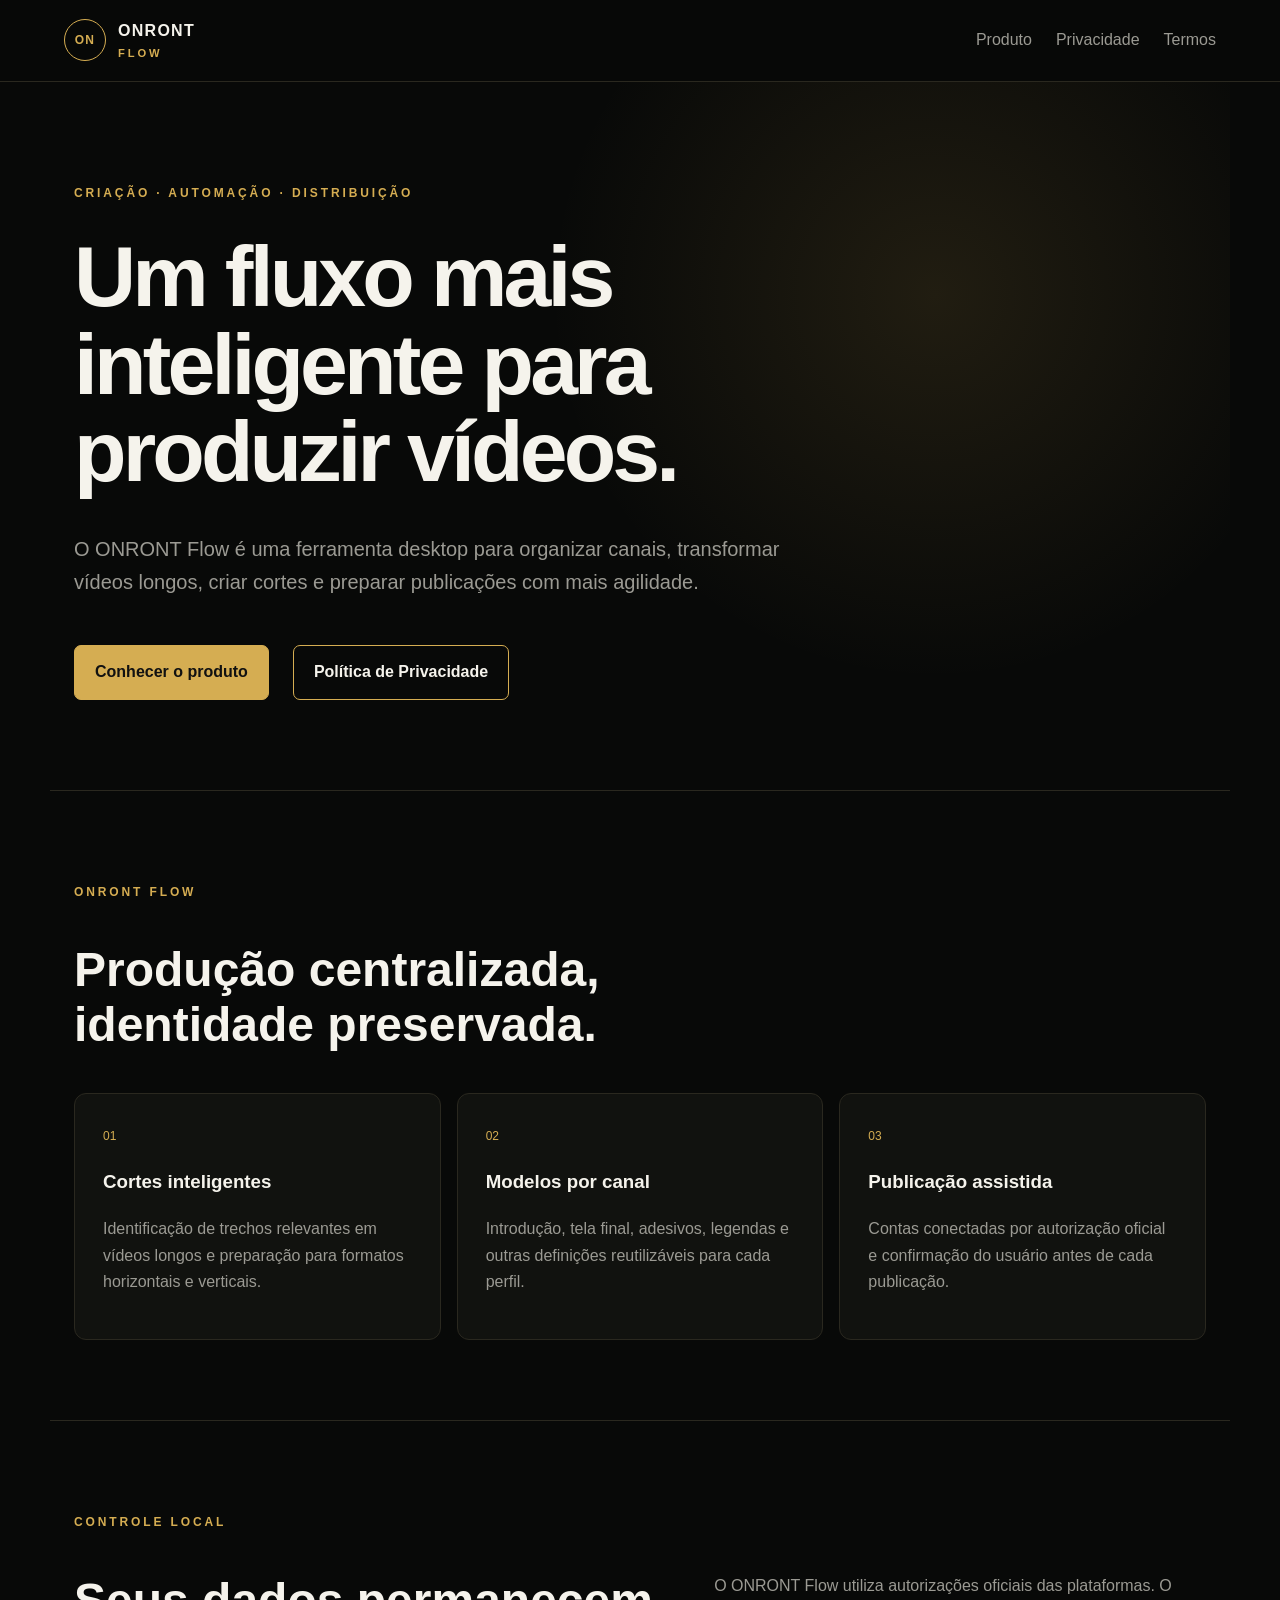
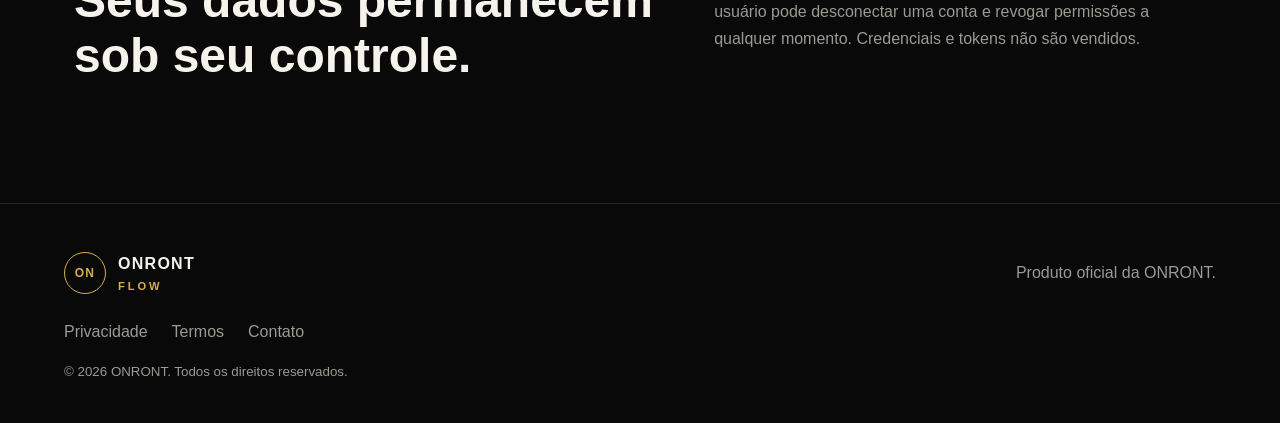
<file: index.html>
<!doctype html>
<html lang="pt-BR">
<head>
  <meta charset="utf-8">
  <meta name="viewport" content="width=device-width,initial-scale=1">
  <meta name="description" content="ONRONT Flow — automação de criação, edição e publicação de vídeos para múltiplos canais.">
  <title>ONRONT Flow</title>
  <link rel="stylesheet" href="styles.css">
</head>
<body>
  <header class="nav">
    <a class="brand" href="index.html" aria-label="ONRONT Flow — início"><span class="mark">ON</span><span>ONRONT <b>FLOW</b></span></a>
    <nav><a href="#produto">Produto</a><a href="#seguranca">Privacidade</a><a href="terms.html">Termos</a></nav>
  </header>
  <main>
    <section class="hero">
      <p class="eyebrow">CRIAÇÃO · AUTOMAÇÃO · DISTRIBUIÇÃO</p>
      <h1>Um fluxo mais inteligente para produzir vídeos.</h1>
      <p class="lead">O ONRONT Flow é uma ferramenta desktop para organizar canais, transformar vídeos longos, criar cortes e preparar publicações com mais agilidade.</p>
      <div class="actions"><a class="button" href="#produto">Conhecer o produto</a><a class="button ghost" href="privacy.html">Política de Privacidade</a></div>
    </section>
    <section id="produto" class="section">
      <p class="eyebrow">ONRONT FLOW</p><h2>Produção centralizada, identidade preservada.</h2>
      <div class="grid">
        <article><span>01</span><h3>Cortes inteligentes</h3><p>Identificação de trechos relevantes em vídeos longos e preparação para formatos horizontais e verticais.</p></article>
        <article><span>02</span><h3>Modelos por canal</h3><p>Introdução, tela final, adesivos, legendas e outras definições reutilizáveis para cada perfil.</p></article>
        <article><span>03</span><h3>Publicação assistida</h3><p>Contas conectadas por autorização oficial e confirmação do usuário antes de cada publicação.</p></article>
      </div>
    </section>
    <section id="seguranca" class="section split">
      <div><p class="eyebrow">CONTROLE LOCAL</p><h2>Seus dados permanecem sob seu controle.</h2></div>
      <p>O ONRONT Flow utiliza autorizações oficiais das plataformas. O usuário pode desconectar uma conta e revogar permissões a qualquer momento. Credenciais e tokens não são vendidos.</p>
    </section>
  </main>
  <footer><div class="brand"><span class="mark">ON</span><span>ONRONT <b>FLOW</b></span></div><p>Produto oficial da ONRONT.</p><div><a href="privacy.html">Privacidade</a><a href="terms.html">Termos</a><a href="mailto:gabrielnite13@gmail.com">Contato</a></div><small>© 2026 ONRONT. Todos os direitos reservados.</small></footer>
</body>
</html>
</file>
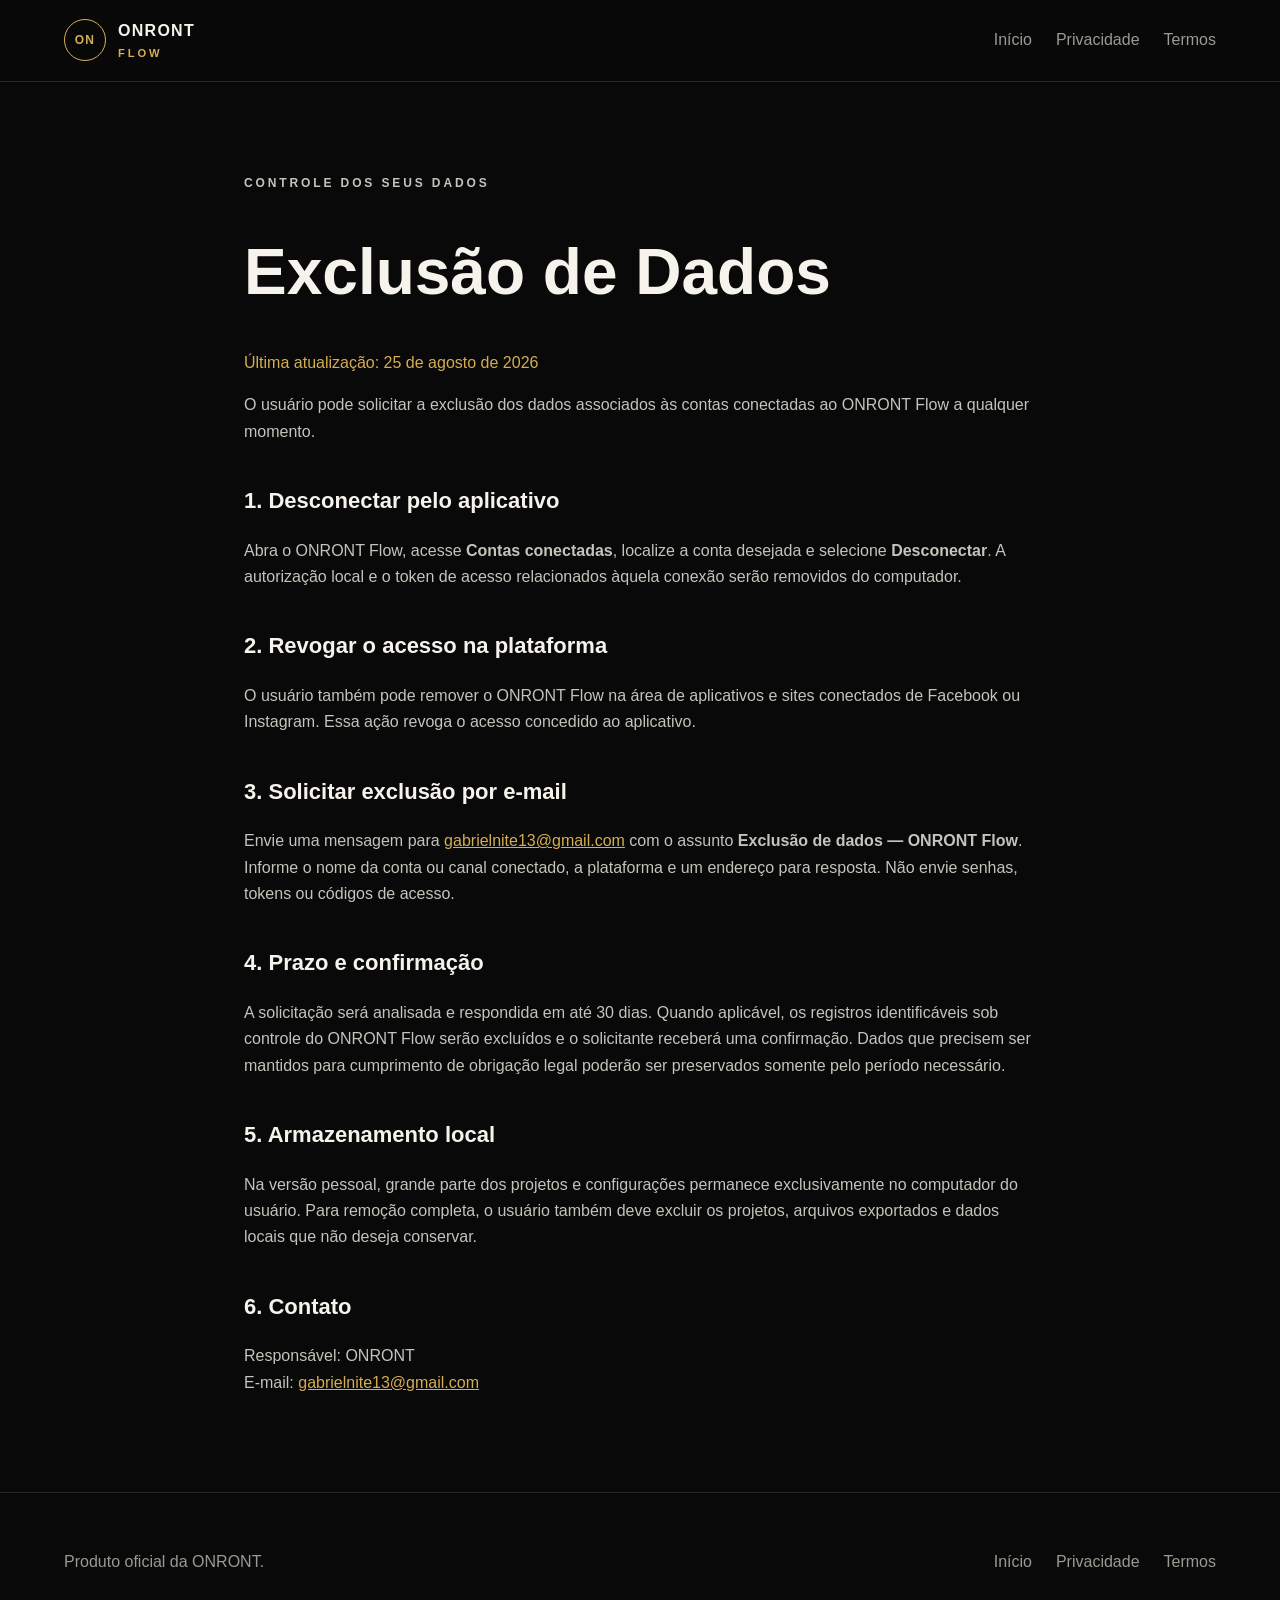
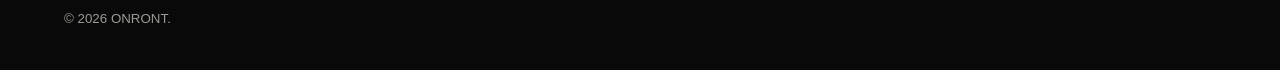
<file: data-deletion.html>
<!doctype html>
<html lang="pt-BR"><head><meta charset="utf-8"><meta name="viewport" content="width=device-width,initial-scale=1"><meta name="description" content="Instruções para exclusão de dados do ONRONT Flow"><title>Exclusão de Dados — ONRONT Flow</title><link rel="stylesheet" href="styles.css"></head>
<body><header class="nav"><a class="brand" href="index.html"><span class="mark">ON</span><span>ONRONT <b>FLOW</b></span></a><nav><a href="index.html">Início</a><a href="privacy.html">Privacidade</a><a href="terms.html">Termos</a></nav></header>
<main class="document"><p class="eyebrow">CONTROLE DOS SEUS DADOS</p><h1>Exclusão de Dados</h1><p class="updated">Última atualização: 25 de agosto de 2026</p>
<p>O usuário pode solicitar a exclusão dos dados associados às contas conectadas ao ONRONT Flow a qualquer momento.</p>
<h2>1. Desconectar pelo aplicativo</h2><p>Abra o ONRONT Flow, acesse <strong>Contas conectadas</strong>, localize a conta desejada e selecione <strong>Desconectar</strong>. A autorização local e o token de acesso relacionados àquela conexão serão removidos do computador.</p>
<h2>2. Revogar o acesso na plataforma</h2><p>O usuário também pode remover o ONRONT Flow na área de aplicativos e sites conectados de Facebook ou Instagram. Essa ação revoga o acesso concedido ao aplicativo.</p>
<h2>3. Solicitar exclusão por e-mail</h2><p>Envie uma mensagem para <a href="mailto:gabrielnite13@gmail.com?subject=Exclusão%20de%20dados%20-%20ONRONT%20Flow">gabrielnite13@gmail.com</a> com o assunto <strong>Exclusão de dados — ONRONT Flow</strong>. Informe o nome da conta ou canal conectado, a plataforma e um endereço para resposta. Não envie senhas, tokens ou códigos de acesso.</p>
<h2>4. Prazo e confirmação</h2><p>A solicitação será analisada e respondida em até 30 dias. Quando aplicável, os registros identificáveis sob controle do ONRONT Flow serão excluídos e o solicitante receberá uma confirmação. Dados que precisem ser mantidos para cumprimento de obrigação legal poderão ser preservados somente pelo período necessário.</p>
<h2>5. Armazenamento local</h2><p>Na versão pessoal, grande parte dos projetos e configurações permanece exclusivamente no computador do usuário. Para remoção completa, o usuário também deve excluir os projetos, arquivos exportados e dados locais que não deseja conservar.</p>
<h2>6. Contato</h2><p>Responsável: ONRONT<br>E-mail: <a href="mailto:gabrielnite13@gmail.com">gabrielnite13@gmail.com</a></p>
</main><footer><p>Produto oficial da ONRONT.</p><div><a href="index.html">Início</a><a href="privacy.html">Privacidade</a><a href="terms.html">Termos</a></div><small>© 2026 ONRONT.</small></footer></body></html>
</file>
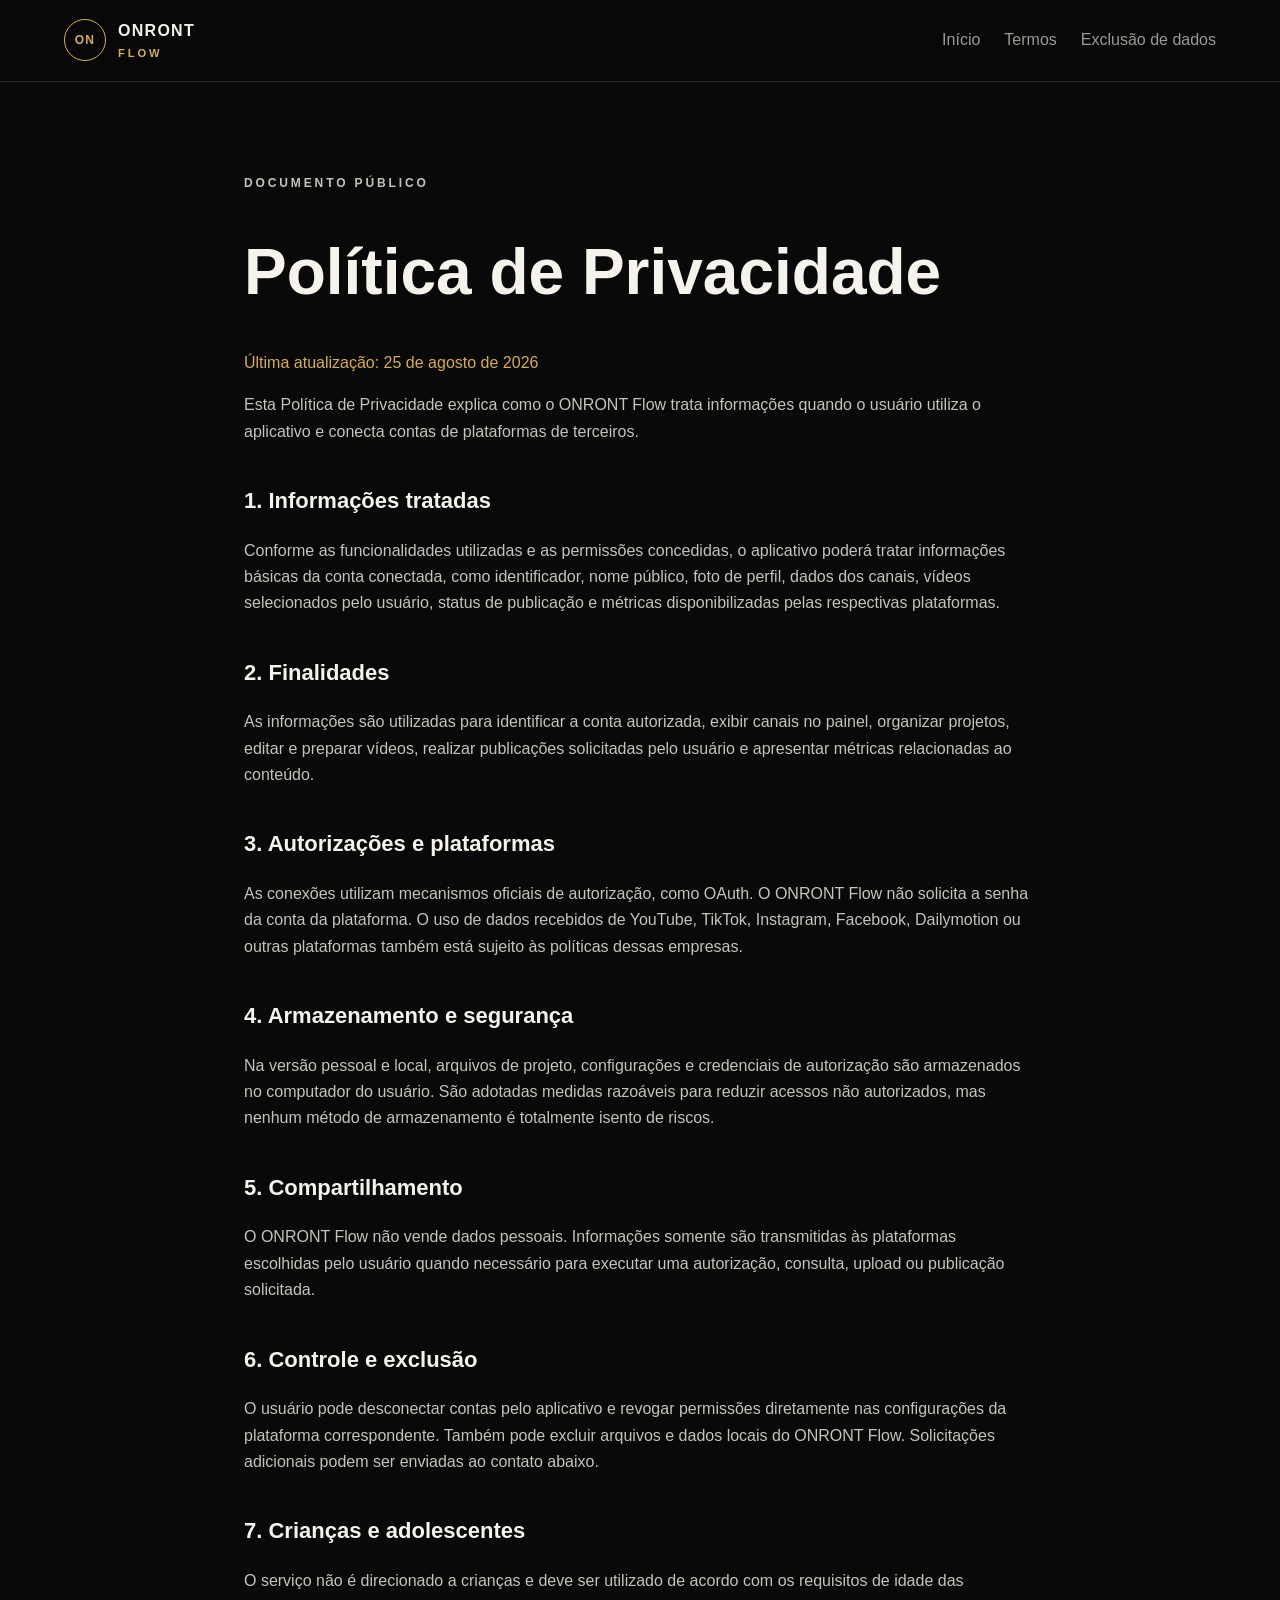
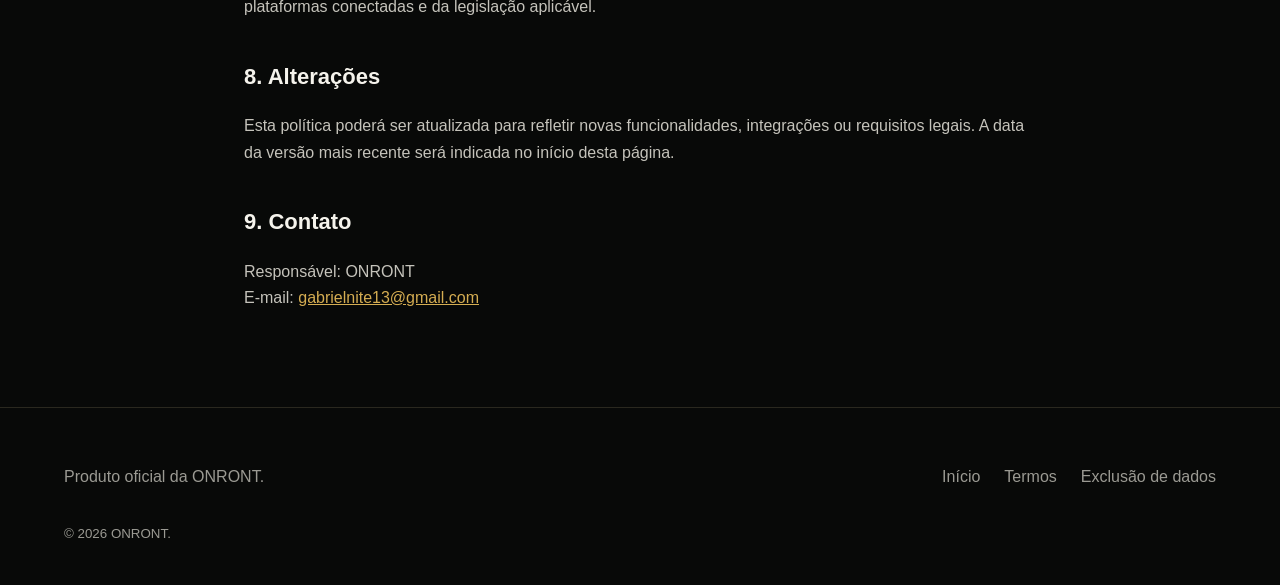
<file: privacy.html>
<!doctype html>
<html lang="pt-BR"><head><meta charset="utf-8"><meta name="viewport" content="width=device-width,initial-scale=1"><meta name="description" content="Política de Privacidade do ONRONT Flow"><title>Política de Privacidade — ONRONT Flow</title><link rel="stylesheet" href="styles.css"></head>
<body><header class="nav"><a class="brand" href="index.html"><span class="mark">ON</span><span>ONRONT <b>FLOW</b></span></a><nav><a href="index.html">Início</a><a href="terms.html">Termos</a><a href="data-deletion.html">Exclusão de dados</a></nav></header>
<main class="document"><p class="eyebrow">DOCUMENTO PÚBLICO</p><h1>Política de Privacidade</h1><p class="updated">Última atualização: 25 de agosto de 2026</p>
<p>Esta Política de Privacidade explica como o ONRONT Flow trata informações quando o usuário utiliza o aplicativo e conecta contas de plataformas de terceiros.</p>
<h2>1. Informações tratadas</h2><p>Conforme as funcionalidades utilizadas e as permissões concedidas, o aplicativo poderá tratar informações básicas da conta conectada, como identificador, nome público, foto de perfil, dados dos canais, vídeos selecionados pelo usuário, status de publicação e métricas disponibilizadas pelas respectivas plataformas.</p>
<h2>2. Finalidades</h2><p>As informações são utilizadas para identificar a conta autorizada, exibir canais no painel, organizar projetos, editar e preparar vídeos, realizar publicações solicitadas pelo usuário e apresentar métricas relacionadas ao conteúdo.</p>
<h2>3. Autorizações e plataformas</h2><p>As conexões utilizam mecanismos oficiais de autorização, como OAuth. O ONRONT Flow não solicita a senha da conta da plataforma. O uso de dados recebidos de YouTube, TikTok, Instagram, Facebook, Dailymotion ou outras plataformas também está sujeito às políticas dessas empresas.</p>
<h2>4. Armazenamento e segurança</h2><p>Na versão pessoal e local, arquivos de projeto, configurações e credenciais de autorização são armazenados no computador do usuário. São adotadas medidas razoáveis para reduzir acessos não autorizados, mas nenhum método de armazenamento é totalmente isento de riscos.</p>
<h2>5. Compartilhamento</h2><p>O ONRONT Flow não vende dados pessoais. Informações somente são transmitidas às plataformas escolhidas pelo usuário quando necessário para executar uma autorização, consulta, upload ou publicação solicitada.</p>
<h2>6. Controle e exclusão</h2><p>O usuário pode desconectar contas pelo aplicativo e revogar permissões diretamente nas configurações da plataforma correspondente. Também pode excluir arquivos e dados locais do ONRONT Flow. Solicitações adicionais podem ser enviadas ao contato abaixo.</p>
<h2>7. Crianças e adolescentes</h2><p>O serviço não é direcionado a crianças e deve ser utilizado de acordo com os requisitos de idade das plataformas conectadas e da legislação aplicável.</p>
<h2>8. Alterações</h2><p>Esta política poderá ser atualizada para refletir novas funcionalidades, integrações ou requisitos legais. A data da versão mais recente será indicada no início desta página.</p>
<h2>9. Contato</h2><p>Responsável: ONRONT<br>E-mail: <a href="mailto:gabrielnite13@gmail.com">gabrielnite13@gmail.com</a></p>
</main><footer><p>Produto oficial da ONRONT.</p><div><a href="index.html">Início</a><a href="terms.html">Termos</a><a href="data-deletion.html">Exclusão de dados</a></div><small>© 2026 ONRONT.</small></footer></body></html>
</file>
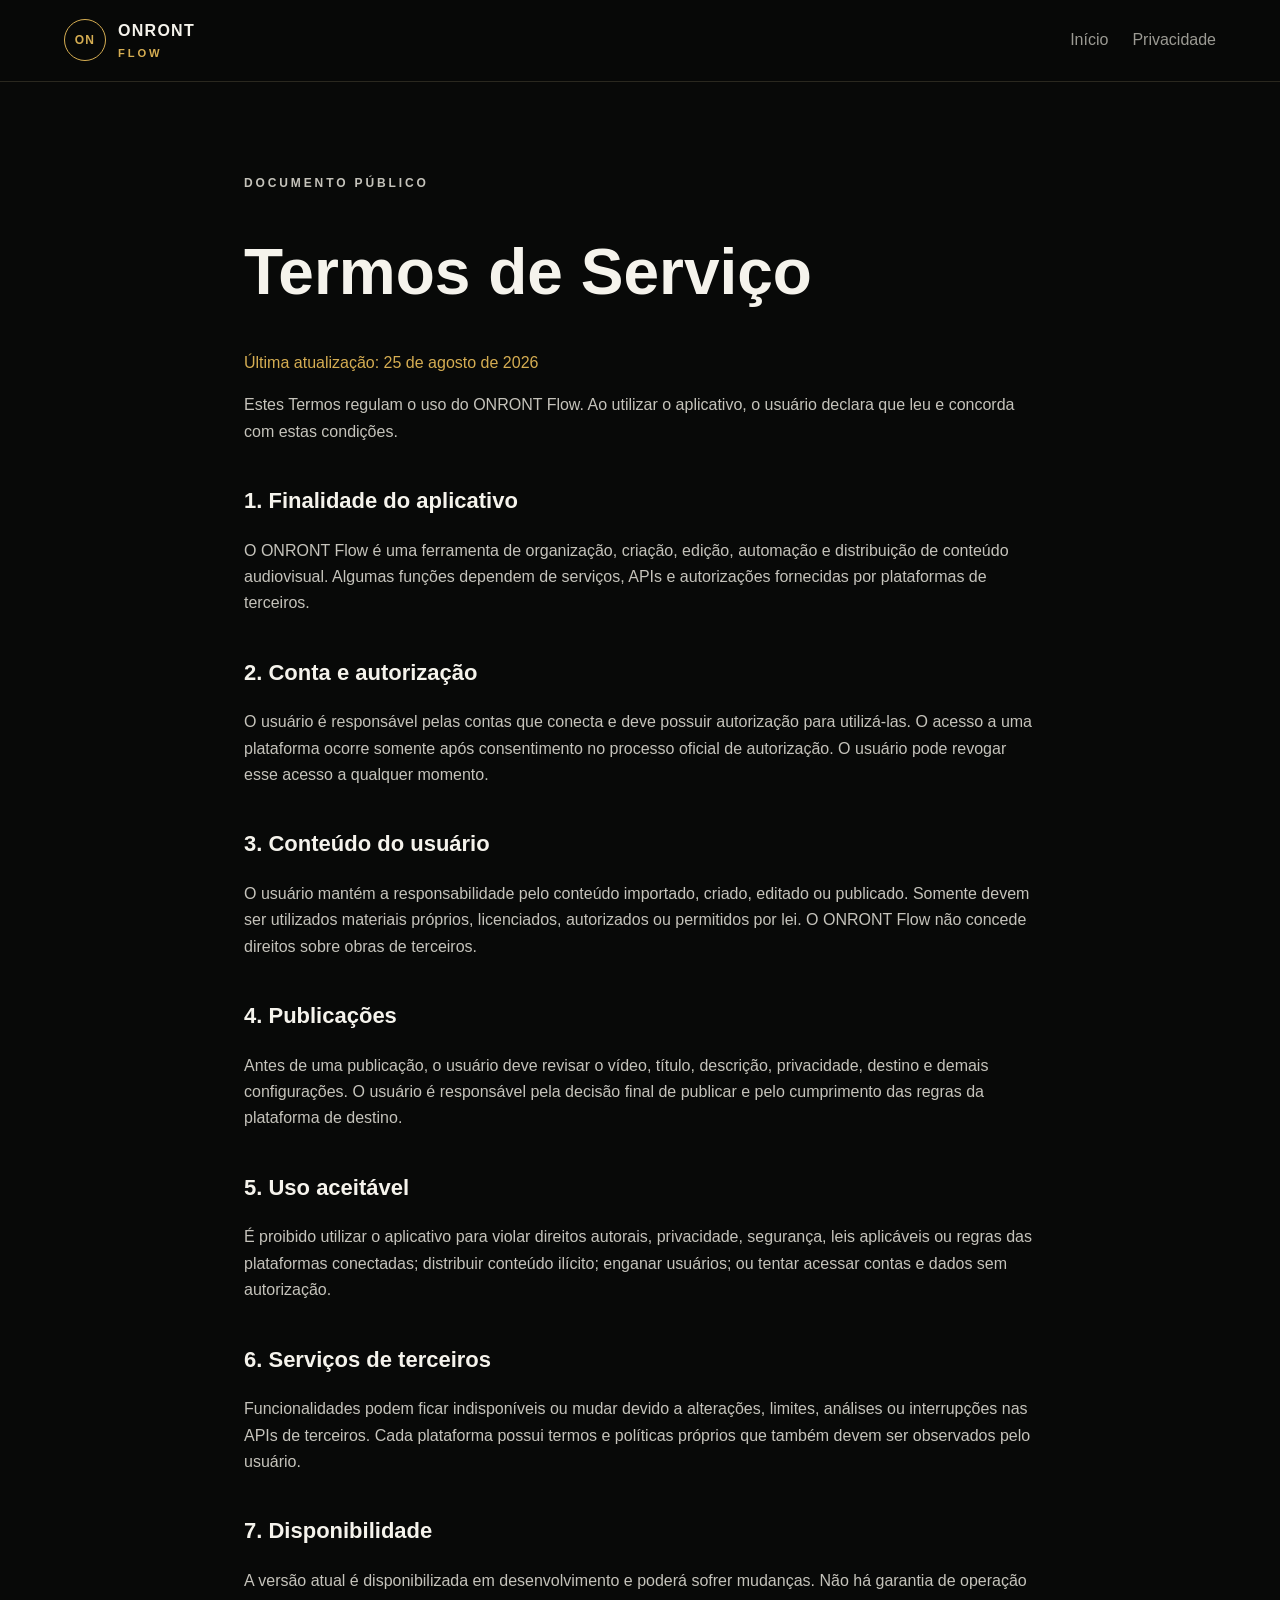
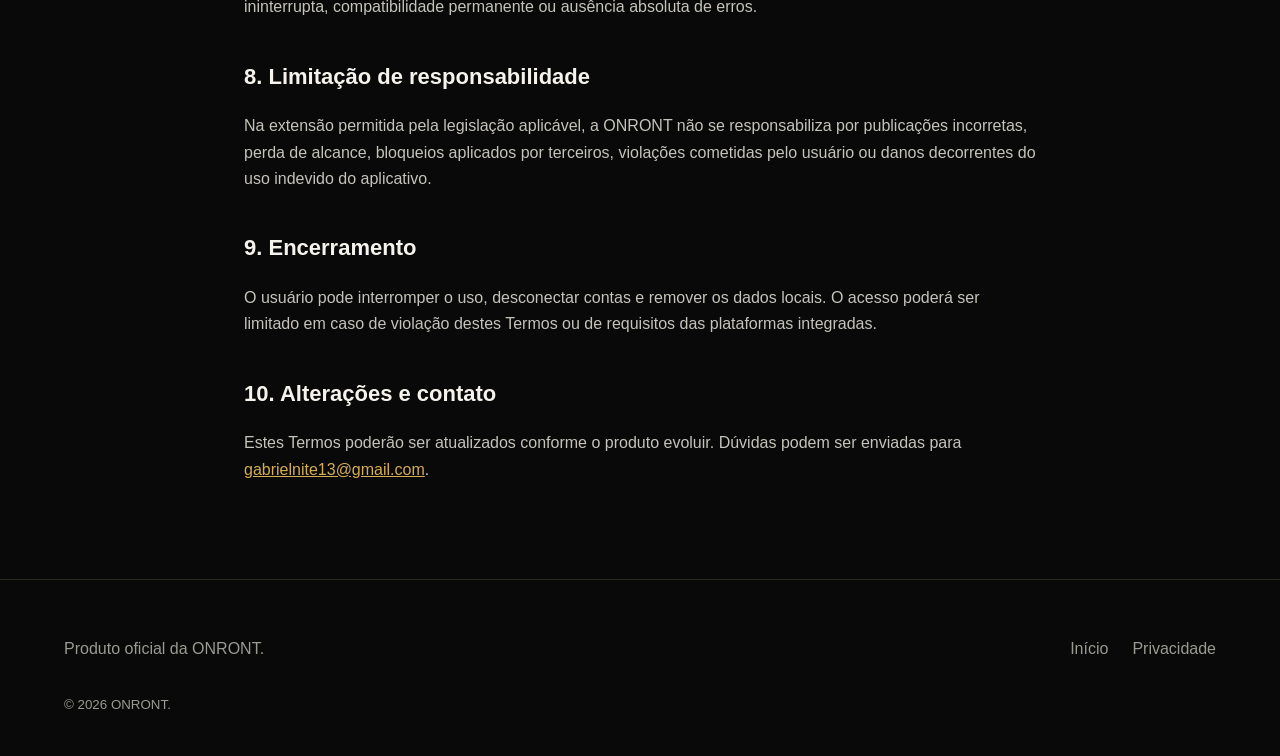
<file: terms.html>
<!doctype html>
<html lang="pt-BR"><head><meta charset="utf-8"><meta name="viewport" content="width=device-width,initial-scale=1"><meta name="description" content="Termos de Serviço do ONRONT Flow"><title>Termos de Serviço — ONRONT Flow</title><link rel="stylesheet" href="styles.css"></head>
<body><header class="nav"><a class="brand" href="index.html"><span class="mark">ON</span><span>ONRONT <b>FLOW</b></span></a><nav><a href="index.html">Início</a><a href="privacy.html">Privacidade</a></nav></header>
<main class="document"><p class="eyebrow">DOCUMENTO PÚBLICO</p><h1>Termos de Serviço</h1><p class="updated">Última atualização: 25 de agosto de 2026</p>
<p>Estes Termos regulam o uso do ONRONT Flow. Ao utilizar o aplicativo, o usuário declara que leu e concorda com estas condições.</p>
<h2>1. Finalidade do aplicativo</h2><p>O ONRONT Flow é uma ferramenta de organização, criação, edição, automação e distribuição de conteúdo audiovisual. Algumas funções dependem de serviços, APIs e autorizações fornecidas por plataformas de terceiros.</p>
<h2>2. Conta e autorização</h2><p>O usuário é responsável pelas contas que conecta e deve possuir autorização para utilizá-las. O acesso a uma plataforma ocorre somente após consentimento no processo oficial de autorização. O usuário pode revogar esse acesso a qualquer momento.</p>
<h2>3. Conteúdo do usuário</h2><p>O usuário mantém a responsabilidade pelo conteúdo importado, criado, editado ou publicado. Somente devem ser utilizados materiais próprios, licenciados, autorizados ou permitidos por lei. O ONRONT Flow não concede direitos sobre obras de terceiros.</p>
<h2>4. Publicações</h2><p>Antes de uma publicação, o usuário deve revisar o vídeo, título, descrição, privacidade, destino e demais configurações. O usuário é responsável pela decisão final de publicar e pelo cumprimento das regras da plataforma de destino.</p>
<h2>5. Uso aceitável</h2><p>É proibido utilizar o aplicativo para violar direitos autorais, privacidade, segurança, leis aplicáveis ou regras das plataformas conectadas; distribuir conteúdo ilícito; enganar usuários; ou tentar acessar contas e dados sem autorização.</p>
<h2>6. Serviços de terceiros</h2><p>Funcionalidades podem ficar indisponíveis ou mudar devido a alterações, limites, análises ou interrupções nas APIs de terceiros. Cada plataforma possui termos e políticas próprios que também devem ser observados pelo usuário.</p>
<h2>7. Disponibilidade</h2><p>A versão atual é disponibilizada em desenvolvimento e poderá sofrer mudanças. Não há garantia de operação ininterrupta, compatibilidade permanente ou ausência absoluta de erros.</p>
<h2>8. Limitação de responsabilidade</h2><p>Na extensão permitida pela legislação aplicável, a ONRONT não se responsabiliza por publicações incorretas, perda de alcance, bloqueios aplicados por terceiros, violações cometidas pelo usuário ou danos decorrentes do uso indevido do aplicativo.</p>
<h2>9. Encerramento</h2><p>O usuário pode interromper o uso, desconectar contas e remover os dados locais. O acesso poderá ser limitado em caso de violação destes Termos ou de requisitos das plataformas integradas.</p>
<h2>10. Alterações e contato</h2><p>Estes Termos poderão ser atualizados conforme o produto evoluir. Dúvidas podem ser enviadas para <a href="mailto:gabrielnite13@gmail.com">gabrielnite13@gmail.com</a>.</p>
</main><footer><p>Produto oficial da ONRONT.</p><div><a href="index.html">Início</a><a href="privacy.html">Privacidade</a></div><small>© 2026 ONRONT.</small></footer></body></html>
</file>
<file: styles.css>
:root{--bg:#080908;--panel:#11120f;--text:#f5f3ec;--muted:#9b9a93;--gold:#d5ad52;--line:#2a281f;--green:#73d59a}*{box-sizing:border-box}html{scroll-behavior:smooth}body{margin:0;background:var(--bg);color:var(--text);font:16px/1.65 Inter,Segoe UI,Arial,sans-serif}a{color:inherit}.nav{position:sticky;top:0;z-index:2;display:flex;justify-content:space-between;align-items:center;padding:18px max(5vw,24px);background:rgba(8,9,8,.92);border-bottom:1px solid var(--line);backdrop-filter:blur(12px)}.brand{display:flex;align-items:center;gap:12px;text-decoration:none;font-weight:700;letter-spacing:.08em}.brand b{display:block;color:var(--gold);font-size:.7em;letter-spacing:.26em}.mark{display:grid;place-items:center;width:42px;height:42px;border:1px solid var(--gold);border-radius:50%;color:var(--gold);font-size:12px}.nav nav,.actions,footer div{display:flex;gap:24px}.nav nav a,footer a{color:var(--muted);text-decoration:none}.nav nav a:hover,footer a:hover{color:var(--gold)}main{max-width:1180px;margin:auto}.hero{min-height:72vh;display:flex;flex-direction:column;justify-content:center;padding:90px 24px;background:radial-gradient(circle at 75% 30%,rgba(213,173,82,.12),transparent 38%)}.eyebrow{color:var(--gold);font-size:12px;font-weight:700;letter-spacing:.24em}.hero h1{max-width:900px;margin:.2em 0;font-size:clamp(44px,7vw,86px);line-height:1.02;letter-spacing:-.045em}.lead{max-width:720px;color:var(--muted);font-size:20px}.actions{margin-top:26px;flex-wrap:wrap}.button{padding:13px 20px;background:var(--gold);color:#111;text-decoration:none;font-weight:700;border:1px solid var(--gold);border-radius:7px}.button.ghost{background:transparent;color:var(--text)}.section{padding:80px 24px;border-top:1px solid var(--line)}.section h2{max-width:750px;font-size:clamp(30px,4vw,48px);line-height:1.15}.grid{display:grid;grid-template-columns:repeat(3,1fr);gap:16px;margin-top:40px}.grid article{padding:28px;background:var(--panel);border:1px solid var(--line);border-radius:12px}.grid article span{color:var(--gold);font-size:12px}.grid p,.split>p{color:var(--muted)}.split{display:grid;grid-template-columns:1.2fr 1fr;gap:50px;align-items:center}.document{max-width:840px;padding:80px 24px}.document h1{font-size:clamp(40px,6vw,64px);line-height:1.1}.document h2{margin-top:38px;font-size:22px}.document p{color:#c5c3bb}.document .updated{color:var(--gold)}.document a{color:var(--gold)}footer{padding:40px max(5vw,24px);border-top:1px solid var(--line);color:var(--muted);display:grid;grid-template-columns:1fr auto;gap:16px;align-items:center}footer .brand{color:var(--text)}footer small{grid-column:1/-1}@media(max-width:720px){.nav nav{display:none}.grid,.split{grid-template-columns:1fr}.hero{min-height:auto}.hero h1{font-size:45px}.section{padding:60px 22px}footer{grid-template-columns:1fr}footer div{flex-wrap:wrap}}
</file>
